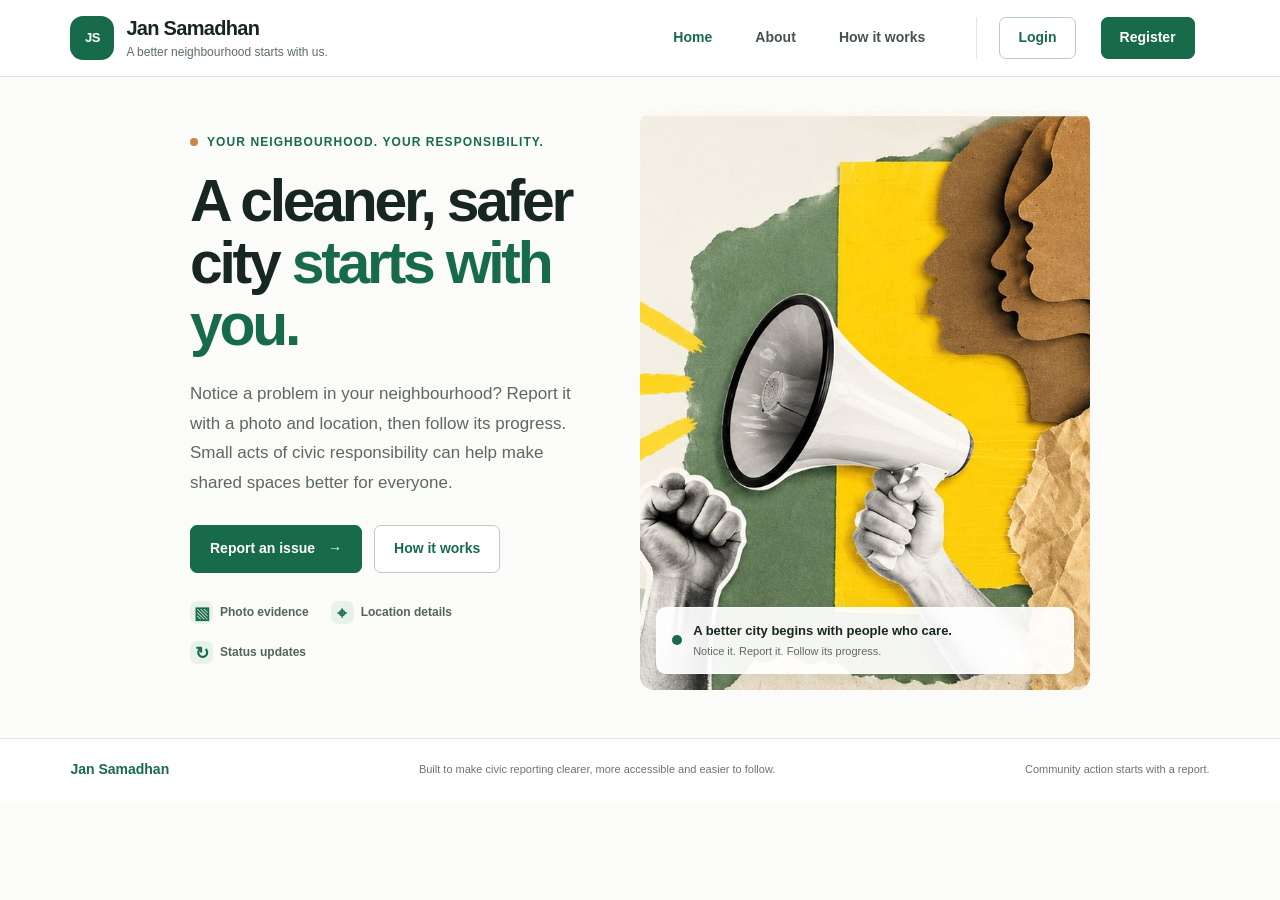
<file: index.html>
<!DOCTYPE html>
<html lang="en">
<head>
  <meta charset="UTF-8">
  <meta name="viewport" content="width=device-width, initial-scale=1.0">
  <meta name="description" content="Jan Samadhan helps citizens report local civic issues, share photo and location details, and follow updates as issues are addressed.">
  <meta name="theme-color" content="#176b4b">
  <title>Jan Samadhan | Your Voice for a Better City</title>
  <link rel="stylesheet" href="css/style.css">
</head>
<body class="landing-page">
  <header class="landing-header">
    <a class="landing-brand" href="index.html" aria-label="Jan Samadhan home">
      <span class="brand-mark" aria-hidden="true">JS</span>
      <span class="brand-copy">
        <strong>Jan Samadhan</strong>
        <small>A better neighbourhood starts with us.</small>
      </span>
    </a>

    <nav class="landing-nav" aria-label="Main navigation">
      <a class="landing-nav-link active" href="index.html" aria-current="page">Home</a>
      <a class="landing-nav-link" href="about.html">About</a>
      <a class="landing-nav-link" href="about.html#how-it-works">How it works</a>
      <div class="landing-auth-links">
        <a class="landing-login" href="login.html">Login</a>
        <a class="landing-register" href="register.html">Register</a>
      </div>
    </nav>
  </header>

  <main class="landing-main">
    <section class="landing-hero" aria-labelledby="hero-title">
      <div class="hero-copy">
        <p class="landing-kicker"><span></span> Your neighbourhood. Your responsibility.</p>
        <h1 id="hero-title">A cleaner, safer city <em>starts with you.</em></h1>
        <p class="hero-description">Notice a problem in your neighbourhood? Report it with a photo and location, then follow its progress. Small acts of civic responsibility can help make shared spaces better for everyone.</p>
        <div class="hero-actions">
          <a class="landing-primary-button" href="login.html">Report an issue <span aria-hidden="true">→</span></a>
          <a class="landing-secondary-button" href="about.html#how-it-works">How it works</a>
        </div>
        <div class="hero-points" aria-label="Platform highlights">
          <span><span class="point-icon" aria-hidden="true">▧</span> Photo evidence</span>
          <span><span class="point-icon" aria-hidden="true">⌖</span> Location details</span>
          <span><span class="point-icon" aria-hidden="true">↻</span> Status updates</span>
        </div>
      </div>
      <div class="hero-visual">
        <img src="assets/jan-samadhan-hero.jpg" alt="A paper collage of a megaphone and raised hands over a green cityscape, representing community voices and civic action" fetchpriority="high">
        <div class="hero-image-caption">
          <span class="caption-dot" aria-hidden="true"></span>
          <span><strong>A better city begins with people who care.</strong><small>Notice it. Report it. Follow its progress.</small></span>
        </div>
      </div>
    </section>

  </main>

  <footer class="landing-footer">
    <a href="index.html">Jan Samadhan</a>
    <p>Built to make civic reporting clearer, more accessible and easier to follow.</p>
    <span>Community action starts with a report.</span>
  </footer>
</body>
</html>
</file>
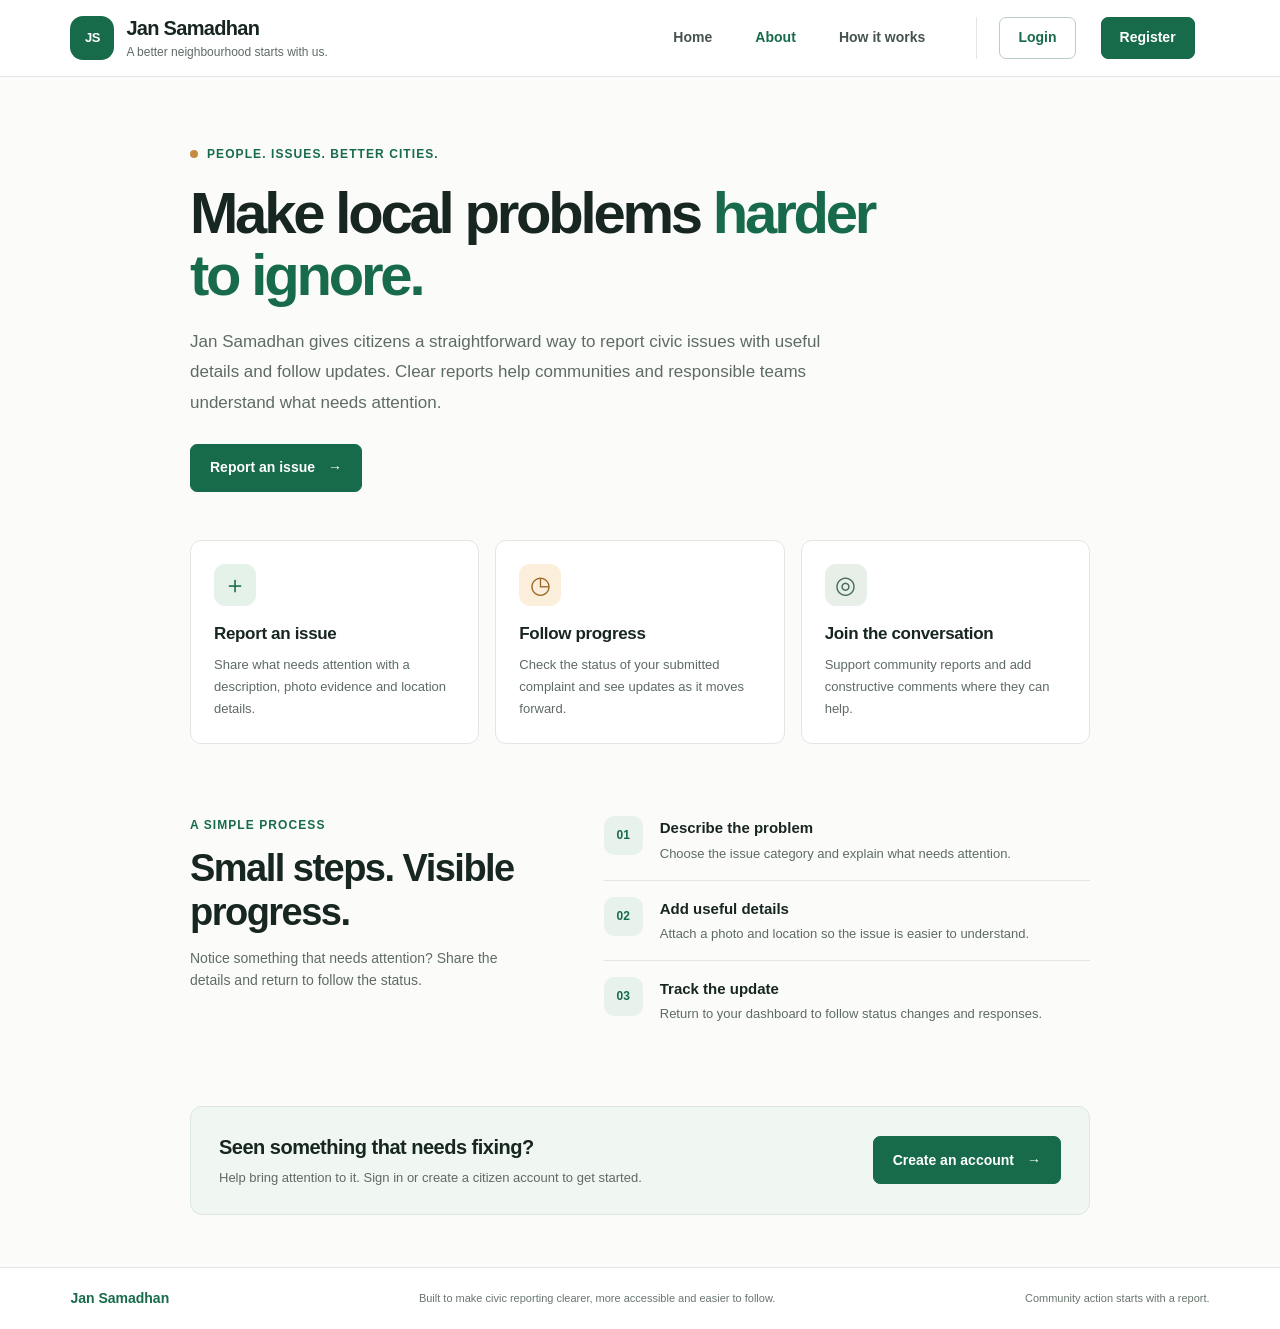
<file: about.html>
<!DOCTYPE html>
<html lang="en">
<head>
  <meta charset="UTF-8">
  <meta name="viewport" content="width=device-width, initial-scale=1.0">
  <meta name="description" content="Learn how Jan Samadhan helps citizens report civic issues and follow their progress.">
  <meta name="theme-color" content="#176b4b">
  <title>About & How It Works | Jan Samadhan</title>
  <link rel="stylesheet" href="css/style.css">
</head>
<body class="landing-page information-page">
  <header class="landing-header">
    <a class="landing-brand" href="index.html" aria-label="Jan Samadhan home">
      <span class="brand-mark" aria-hidden="true">JS</span>
      <span class="brand-copy"><strong>Jan Samadhan</strong><small>A better neighbourhood starts with us.</small></span>
    </a>
    <nav class="landing-nav" aria-label="Main navigation">
      <a class="landing-nav-link" href="index.html">Home</a>
      <a class="landing-nav-link active" href="about.html" aria-current="page">About</a>
      <a class="landing-nav-link" href="#how-it-works">How it works</a>
      <div class="landing-auth-links"><a class="landing-login" href="login.html">Login</a><a class="landing-register" href="register.html">Register</a></div>
    </nav>
  </header>
  <main class="info-main">
    <section class="info-intro">
      <p class="landing-kicker"><span></span> People. Issues. Better cities.</p>
      <h1>Make local problems <em>harder to ignore.</em></h1>
      <p>Jan Samadhan gives citizens a straightforward way to report civic issues with useful details and follow updates. Clear reports help communities and responsible teams understand what needs attention.</p>
      <a class="landing-primary-button" href="login.html">Report an issue <span aria-hidden="true">→</span></a>
    </section>
    <section class="landing-features info-features" aria-label="What you can do with Jan Samadhan">
      <article class="landing-feature-card"><span class="feature-icon feature-icon-green" aria-hidden="true">＋</span><h2>Report an issue</h2><p>Share what needs attention with a description, photo evidence and location details.</p></article>
      <article class="landing-feature-card"><span class="feature-icon feature-icon-amber" aria-hidden="true">◷</span><h2>Follow progress</h2><p>Check the status of your submitted complaint and see updates as it moves forward.</p></article>
      <article class="landing-feature-card"><span class="feature-icon feature-icon-sage" aria-hidden="true">◎</span><h2>Join the conversation</h2><p>Support community reports and add constructive comments where they can help.</p></article>
    </section>
    <section class="landing-how info-how" id="how-it-works" aria-labelledby="how-title">
      <div class="how-heading"><p class="landing-kicker">A simple process</p><h2 id="how-title">Small steps. Visible progress.</h2><p>Notice something that needs attention? Share the details and return to follow the status.</p></div>
      <ol class="how-steps">
        <li><span class="step-number">01</span><div><h3>Describe the problem</h3><p>Choose the issue category and explain what needs attention.</p></div></li>
        <li><span class="step-number">02</span><div><h3>Add useful details</h3><p>Attach a photo and location so the issue is easier to understand.</p></div></li>
        <li><span class="step-number">03</span><div><h3>Track the update</h3><p>Return to your dashboard to follow status changes and responses.</p></div></li>
      </ol>
    </section>
    <section class="landing-bottom-cta"><div><h2>Seen something that needs fixing?</h2><p>Help bring attention to it. Sign in or create a citizen account to get started.</p></div><a class="landing-primary-button" href="register.html">Create an account <span aria-hidden="true">→</span></a></section>
  </main>
  <footer class="landing-footer"><a href="index.html">Jan Samadhan</a><p>Built to make civic reporting clearer, more accessible and easier to follow.</p><span>Community action starts with a report.</span></footer>
</body>
</html>
</file>
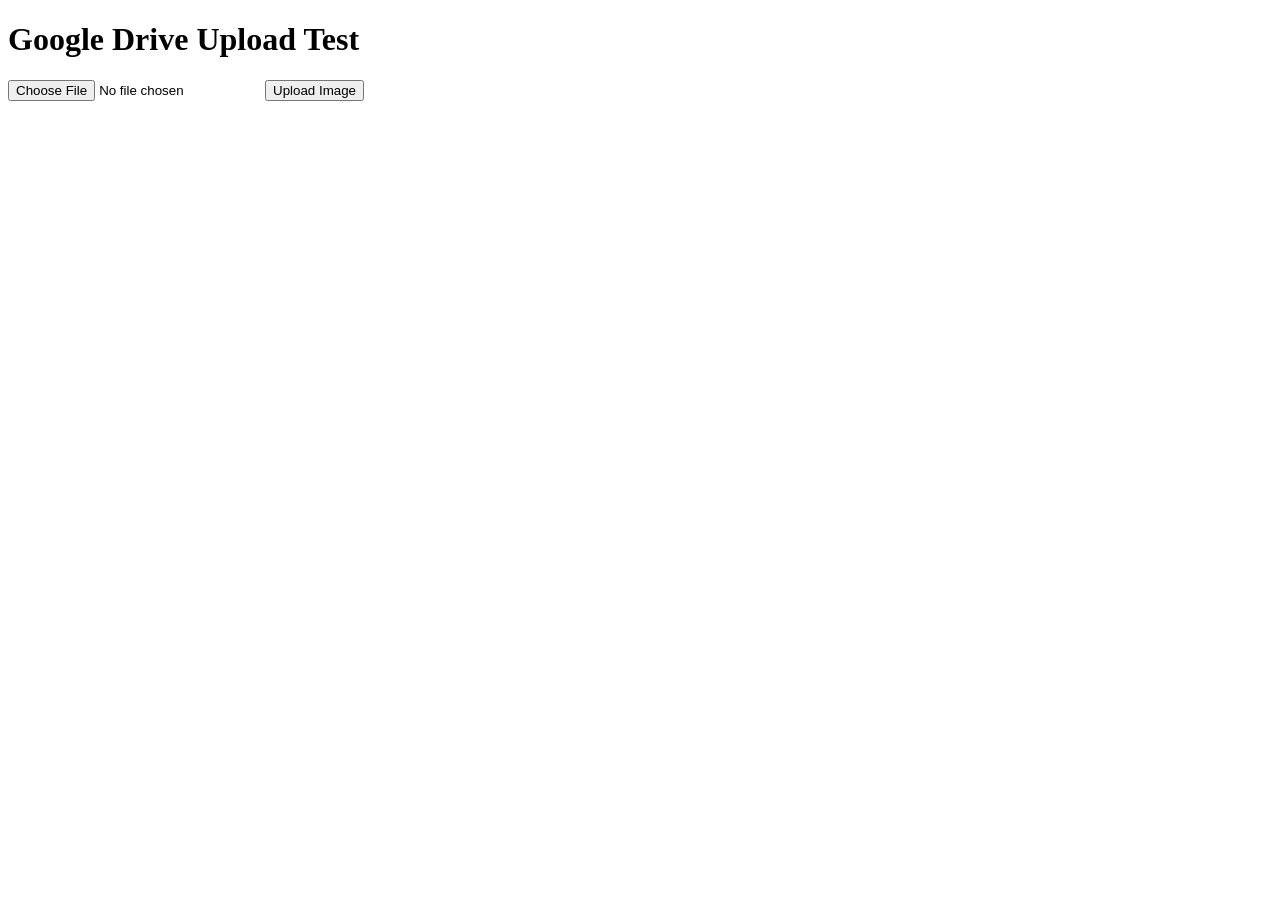
<file: test-uploada.html>
<!DOCTYPE html>
<html>

<head>
    <title>Drive Upload Test</title>
</head>

<body>

    <h1>Google Drive Upload Test</h1>

    <input type="file" id="fileInput" accept="image/*">

    <button id="uploadButton">
        Upload Image
    </button>

    <p id="status"></p>


    <script>

        const APPS_SCRIPT_URL =
            "https://script.google.com/macros/s/AKfycbzt0HcpGxDUc6Mpitckt3B3zXRiJL-I2WZDBIM6aLqfZ4VR1cb3o_nbkimQGGoWKzJO/exec";


        document
            .getElementById("uploadButton")
            .addEventListener("click", uploadImage);


        async function uploadImage() {

            const fileInput =
                document.getElementById("fileInput");

            const status =
                document.getElementById("status");

            const file = fileInput.files[0];


            if (!file) {

                status.textContent =
                    "Please select an image.";

                return;
            }


            status.textContent =
                "Preparing upload...";


            const reader = new FileReader();


            reader.onload = async function () {

                const base64String =
                    reader.result.split(",")[1];


                const data = {

                    fileName: file.name,

                    mimeType: file.type,

                    fileData: base64String,

                    type: "complaint"

                };


                try {

                    const response =
                        await fetch(APPS_SCRIPT_URL, {

                            method: "POST",

                            redirect: "follow",

                            headers: {
                                "Content-Type":
                                    "text/plain;charset=utf-8"
                            },

                            body: JSON.stringify(data)

                        });


                    const result =
                        await response.json();


                    if (result.success) {

                        status.textContent =
                            "Upload successful!";

                        console.log(result);

                    } else {

                        status.textContent =
                            "Upload failed: "
                            + result.error;

                    }

                }

                catch (error) {

                    console.error(error);

                    status.textContent =
                        "Error uploading image.";

                }

            };


            reader.readAsDataURL(file);

        }

    </script>

</body>

</html>
</file>
<file: css/style.css>
body {
    font-family: Arial, sans-serif;
    margin: 0;
    background: #f5f5f5;
}


header {
    background: white;
    padding: 20px;
    border-bottom: 1px solid #ddd;
}


header h1 {
    margin: 0 0 10px 0;
}


nav a {
    margin-right: 15px;
    text-decoration: none;
}


main {
    max-width: 900px;
    margin: 30px auto;
    padding: 0 20px;
}


#filters {
    margin-bottom: 20px;
}


#filters button {
    margin-right: 8px;
    padding: 8px 15px;
    cursor: pointer;
}


.complaint-card {
    background: white;
    padding: 20px;
    margin-bottom: 20px;
    border-radius: 8px;
    box-shadow: 0 2px 8px rgba(0, 0, 0, 0.08);
}


.complaint-image {
    display: block;
    width: 100%;
    max-width: 320px;
    max-height: 220px;
    object-fit: contain;
    border-radius: 8px;
    margin: 12px 0;
}


.status {
    display: inline-block;
    padding: 6px 10px;
    border-radius: 5px;
}


.status-submitted {
    background: #fff3cd;
}


.status-review {
    background: #cfe2ff;
}


.status-progress {
    background: #ffe5b4;
}


.status-resolved {
    background: #d1e7dd;
}


.status-rejected {
    background: #f8d7da;
}


.view-button {
    padding: 9px 15px;
    cursor: pointer;
}


/* ===== Citizen Profile ===== */

.profile-main {
    max-width: 900px;
}

.back-link {
    display: inline-block;
    margin-bottom: 24px;
    color: #246b45;
    text-decoration: none;
}

.profile-header {
    display: flex;
    align-items: center;
    gap: 18px;
    background: white;
    padding: 24px;
    border-radius: 12px;
    margin-bottom: 24px;
    box-shadow: 0 2px 8px rgba(0, 0, 0, 0.06);
}

.profile-header h2 {
    margin: 0 0 8px;
}

.profile-header p {
    margin: 0;
    color: #666;
    line-height: 1.5;
}

.profile-avatar {
    width: 64px;
    height: 64px;
    flex-shrink: 0;
    display: grid;
    place-items: center;
    border-radius: 50%;
    background: #246b45;
    color: white;
    font-size: 26px;
    font-weight: bold;
}

.profile-main h3 {
    margin-top: 30px;
    margin-bottom: 16px;
}

.profile-details {
    display: grid;
    grid-template-columns: repeat(2, minmax(0, 1fr));
    gap: 14px;
}

.profile-detail {
    display: flex;
    flex-direction: column;
    gap: 8px;
    min-width: 0;
    padding: 18px;
    background: white;
    border: 1px solid #e5e7eb;
    border-radius: 10px;
}

.profile-detail span {
    color: #666;
    font-size: 14px;
}

.profile-detail strong {
    overflow-wrap: anywhere;
}

.profile-stats {
    display: grid;
    grid-template-columns: repeat(3, minmax(0, 1fr));
    gap: 16px;
}

.stat-card {
    display: flex;
    flex-direction: column;
    gap: 10px;
    padding: 22px 16px;
    background: white;
    border: 1px solid #e5e7eb;
    border-radius: 10px;
    text-align: center;
}

.stat-number {
    font-size: 32px;
    font-weight: bold;
    color: #246b45;
}

.profile-actions {
    display: flex;
    flex-wrap: wrap;
    gap: 12px;
    margin-top: 28px;
}

.profile-button {
    display: inline-block;
    padding: 12px 18px;
    border-radius: 7px;
    background: #246b45;
    color: white;
    text-decoration: none;
}

.profile-button.secondary {
    background: white;
    color: #246b45;
    border: 1px solid #246b45;
}

#profileError {
    color: #b42318;
}

@media (max-width: 600px) {
    .profile-header {
        align-items: flex-start;
        padding: 18px;
    }

    .profile-details {
        grid-template-columns: 1fr;
    }

    .profile-stats {
        grid-template-columns: 1fr;
    }

    .profile-actions {
        flex-direction: column;
    }

    .profile-button {
        text-align: center;
    }
}


/* ===== Phase 1: complaint feed and interaction UI groundwork ===== */
html {
    scroll-behavior: smooth;
}

body {
    color: #202820;
    line-height: 1.55;
}

header {
    position: relative;
}

nav {
    display: flex;
    align-items: center;
    flex-wrap: wrap;
    gap: 10px;
    margin-top: 12px;
}

nav a {
    color: #246b45;
    font-weight: 600;
}

button {
    font: inherit;
}

button:focus-visible,
a:focus-visible,
textarea:focus-visible {
    outline: 3px solid #6aa884;
    outline-offset: 3px;
}

#filters {
    display: flex;
    flex-wrap: wrap;
    gap: 8px;
}

#filters button,
.view-button,
.reaction-button {
    border: 1px solid #246b45;
    border-radius: 7px;
    padding: 9px 14px;
    background: #fff;
    color: #246b45;
    cursor: pointer;
    transition: background .15s ease, color .15s ease, transform .15s ease;
}

#filters button:hover,
.view-button:hover:not(:disabled),
.reaction-button:hover:not(:disabled) {
    background: #edf6f0;
}

#filters button.filter-active {
    background: #246b45;
    color: #fff;
}

.complaint-card h3,
.complaint-detail-card h2 {
    overflow-wrap: anywhere;
}

.complaint-actions {
    display: flex;
    align-items: center;
    flex-wrap: wrap;
    gap: 12px;
    margin-top: 18px;
}

.interaction-setup-note {
    margin: 8px 0;
    color: #5b6470;
    font-size: 0.92rem;
}

.image-fallback {
    padding: 12px;
    border-radius: 6px;
    background: #f1f3f2;
    color: #5b6470;
}

.detail-meta {
    color: #4b5563;
}

.interaction-panel {
    margin-top: 24px;
    padding-top: 20px;
    border-top: 1px solid #e5e7eb;
}

.interaction-panel h3 {
    margin-top: 12px;
}

.reaction-row {
    display: flex;
    flex-wrap: wrap;
    gap: 10px;
    margin: 12px 0 20px;
}

.reaction-button:disabled,
.comment-form button:disabled,
.comment-form textarea:disabled {
    cursor: not-allowed;
    opacity: 0.55;
}

.comment-form {
    display: grid;
    gap: 10px;
    max-width: 650px;
}

.comment-form textarea {
    width: 100%;
    box-sizing: border-box;
    padding: 12px;
    border: 1px solid #cbd5d0;
    border-radius: 8px;
    font: inherit;
    resize: vertical;
}

.comment-form button {
    justify-self: start;
}

.comments-placeholder {
    padding: 14px;
    border: 1px dashed #cbd5d0;
    border-radius: 8px;
    color: #5b6470;
    background: #fafcfb;
}

@media (max-width: 600px) {
    main {
        margin-top: 20px;
        padding: 0 14px;
    }

    header {
        padding: 16px;
    }

    nav {
        gap: 8px;
    }

    nav a {
        margin-right: 4px;
    }

    .complaint-card {
        padding: 15px;
    }

    .complaint-actions {
        align-items: stretch;
        flex-direction: column;
    }

    .complaint-actions .view-button {
        width: 100%;
    }

    .comment-form button {
        width: 100%;
    }
}

/* ===== Phase 2: complaint reactions and comments ===== */
.interaction-panel {
    margin-top: 22px;
    padding: 16px;
    border: 1px solid #e5e7eb;
    border-radius: 10px;
    background: #fbfcfb;
}

.interaction-panel h3 {
    margin: 0 0 12px;
}

.reaction-row {
    display: flex;
    flex-wrap: wrap;
    align-items: center;
    gap: 10px;
    margin: 12px 0 18px;
}

.reaction-button {
    padding: 9px 13px;
    border: 1px solid #d1d5db;
    border-radius: 8px;
    background: white;
    color: #222;
    cursor: pointer;
    transition: background 0.15s ease, border-color 0.15s ease;
}

.reaction-button:hover:not(:disabled) {
    border-color: #246b45;
}

.reaction-button.reaction-selected {
    background: #e3f3e9;
    border-color: #246b45;
    color: #174d30;
    font-weight: 700;
}

.reaction-button:disabled,
.comment-form button:disabled {
    cursor: wait;
    opacity: 0.65;
}

.reaction-count {
    display: inline-block;
    min-width: 1ch;
    margin-left: 3px;
}

.reaction-row-compact {
    margin: 8px 0 2px;
}

.complaint-card-interactions {
    padding: 10px 0 0;
    border: 0;
    border-top: 1px solid #eee;
    border-radius: 0;
    background: transparent;
}

.complaint-actions {
    display: flex;
    flex-direction: column;
    align-items: flex-start;
    gap: 10px;
}

.comment-form {
    display: grid;
    gap: 10px;
    margin: 12px 0 20px;
}

.comment-form textarea {
    width: 100%;
    box-sizing: border-box;
    min-height: 76px;
    padding: 11px 12px;
    border: 1px solid #d1d5db;
    border-radius: 8px;
    font: inherit;
    resize: vertical;
}

.comment-form textarea:focus {
    outline: 2px solid #b8dec7;
    border-color: #246b45;
}

.comment-form button {
    justify-self: start;
    border: 0;
    border-radius: 7px;
    background: #246b45;
    color: white;
}

.comment-form-message,
.interaction-error {
    margin: 0;
    color: #8a2b2b;
    font-size: 14px;
}

.comments-list {
    display: grid;
    gap: 10px;
}

.comment-card {
    padding: 12px;
    border: 1px solid #e5e7eb;
    border-radius: 8px;
    background: white;
}

.comment-header {
    display: flex;
    flex-wrap: wrap;
    justify-content: space-between;
    gap: 6px 12px;
    margin-bottom: 7px;
}

.comment-date {
    color: #6b7280;
    font-size: 12px;
}

.comment-text {
    margin: 0;
    white-space: pre-wrap;
    overflow-wrap: anywhere;
}

.comments-placeholder,
.comments-loading {
    color: #6b7280;
    font-size: 14px;
}

@media (max-width: 600px) {
    .interaction-panel {
        padding: 12px;
    }

    .reaction-row {
        gap: 8px;
    }

    .reaction-button {
        padding: 8px 10px;
    }
}

/* ===== Phase 3: Government dashboard ===== */
.dashboard-nav {
    display: flex;
    align-items: center;
    gap: 16px;
    flex-wrap: wrap;
}

.dashboard-nav a {
    color: #246b45;
    font-weight: 700;
}

.dashboard-nav button,
.secondary-action,
.save-status-button {
    border: 0;
    border-radius: 8px;
    padding: 10px 15px;
    cursor: pointer;
    font: inherit;
}

.dashboard-nav button,
.save-status-button {
    background: #246b45;
    color: #fff;
}

.government-main {
    max-width: 1150px;
}

.government-heading {
    display: flex;
    align-items: center;
    justify-content: space-between;
    gap: 18px;
    margin-bottom: 24px;
}

.government-heading h2 {
    margin: 0 0 6px;
}

.government-heading p {
    margin: 0;
    color: #5f6b63;
}

.eyebrow {
    font-size: 12px;
    letter-spacing: .12em;
    font-weight: 700;
    color: #246b45 !important;
    margin-bottom: 8px !important;
}

.secondary-action {
    background: #fff;
    border: 1px solid #cbd5ce;
    color: #244b34;
}

.government-stats {
    display: grid;
    grid-template-columns: repeat(4, minmax(0, 1fr));
    gap: 14px;
    margin: 24px 0;
}

.government-stat {
    background: #fff;
    border: 1px solid #e2e8e3;
    border-radius: 12px;
    padding: 20px;
}

.government-stat span {
    display: block;
    font-size: 30px;
    font-weight: 750;
    color: #246b45;
}

.government-stat p {
    margin: 4px 0 0;
    color: #58645b;
}

.government-filters {
    display: grid;
    grid-template-columns: 2fr 1fr 1fr;
    gap: 14px;
    padding: 18px;
    background: #fff;
    border: 1px solid #e2e8e3;
    border-radius: 12px;
    margin-bottom: 24px;
}

.government-filters label,
.status-editor label {
    display: flex;
    flex-direction: column;
    gap: 6px;
    font-size: 14px;
    font-weight: 700;
}

.government-filters input,
.government-filters select,
.status-editor select {
    width: 100%;
    min-width: 0;
    box-sizing: border-box;
    padding: 10px 11px;
    border: 1px solid #cbd5ce;
    border-radius: 7px;
    background: #fff;
    font: inherit;
}

.government-list-heading {
    display: flex;
    justify-content: space-between;
    align-items: baseline;
    gap: 12px;
}

.government-list-heading h3 {
    margin-bottom: 12px;
}

.government-list-heading span,
.report-meta {
    color: #68736b;
    font-size: 13px;
}

.government-report-card {
    background: #fff;
    border: 1px solid #e2e8e3;
    border-radius: 12px;
    padding: 20px;
    margin-bottom: 16px;
    box-shadow: 0 2px 7px rgba(0, 0, 0, .04);
}

.government-report-header {
    display: flex;
    align-items: flex-start;
    justify-content: space-between;
    gap: 14px;
}

.government-report-header h4 {
    margin: 0 0 4px;
    font-size: 18px;
}

.report-meta {
    margin: 0 0 12px;
}

.status-badge {
    display: inline-block;
    flex-shrink: 0;
    padding: 5px 9px;
    border-radius: 999px;
    background: #f0f2f0;
    font-size: 12px;
    font-weight: 700;
}

.status-submitted {
    background: #fff3cd;
}

.status-under-review {
    background: #cfe2ff;
}

.status-in-progress {
    background: #ffe5b4;
}

.status-resolved {
    background: #d1e7dd;
}

.status-rejected {
    background: #f8d7da;
}

.government-report-image {
    width: 100%;
    max-height: 280px;
    object-fit: cover;
    border-radius: 8px;
    margin: 8px 0 12px;
}

.government-description {
    white-space: pre-wrap;
    overflow-wrap: anywhere;
}

.map-link {
    display: inline-block;
    margin: 2px 0 12px;
    color: #246b45;
}

.status-editor {
    display: flex;
    align-items: end;
    gap: 12px;
    padding-top: 14px;
    margin-top: 12px;
    border-top: 1px solid #edf0ed;
}

.status-editor label {
    flex: 1;
}

.error-message {
    color: #b42318;
}

.success-message {
    color: #176b3a;
}

.empty-state {
    padding: 24px;
    text-align: center;
    background: #fff;
    border-radius: 10px;
    color: #68736b;
}

@media (max-width: 700px) {
    .government-heading {
        align-items: flex-start;
        flex-direction: column;
    }

    .government-stats {
        grid-template-columns: repeat(2, minmax(0, 1fr));
    }

    .government-filters {
        grid-template-columns: 1fr;
    }

    .government-report-header {
        flex-direction: column;
    }

    .status-editor {
        align-items: stretch;
        flex-direction: column;
    }
}


/* ===== Phase 4: citizen report history ===== */
.my-reports-heading {
    display: flex;
    align-items: center;
    justify-content: space-between;
    gap: 16px;
    margin-top: 30px;
}

.my-reports-heading h3 {
    margin-bottom: 4px;
}

.muted-copy {
    color: #667085;
    margin-top: 4px;
}

.profile-refresh {
    border: 1px solid #246b45;
    color: #246b45;
    background: #fff;
    border-radius: 7px;
    padding: 9px 14px;
    font: inherit;
    cursor: pointer;
}

.profile-refresh:disabled {
    opacity: .6;
    cursor: wait;
}

.my-reports-list {
    display: grid;
    gap: 14px;
}

.my-report-card,
.my-reports-empty {
    background: #fff;
    border: 1px solid #e5e7eb;
    border-radius: 11px;
    padding: 18px;
}

.my-report-top {
    display: flex;
    align-items: flex-start;
    justify-content: space-between;
    gap: 14px;
}

.my-report-top h4 {
    margin: 0 0 5px;
    font-size: 17px;
}

.my-report-meta {
    margin: 0;
    color: #667085;
    font-size: 13px;
}

.my-report-description {
    margin: 14px 0;
    white-space: pre-wrap;
    overflow-wrap: anywhere;
}

.my-report-status {
    display: inline-block;
    flex-shrink: 0;
    border-radius: 999px;
    padding: 5px 9px;
    font-size: 12px;
    font-weight: 700;
    background: #f1f3f5;
}

.my-report-status.status-submitted {
    background: #fff3cd;
}

.my-report-status.status-under-review {
    background: #cfe2ff;
}

.my-report-status.status-in-progress {
    background: #ffe5b4;
}

.my-report-status.status-resolved {
    background: #d1e7dd;
}

.my-report-status.status-rejected {
    background: #f8d7da;
}

.my-report-actions {
    display: flex;
    flex-wrap: wrap;
    gap: 10px;
    margin-top: 14px;
}

.my-report-link {
    color: #246b45;
    font-weight: 700;
    text-decoration: none;
}

.my-report-link:hover {
    text-decoration: underline;
}

.secondary-link {
    color: #475467;
}

.my-reports-empty {
    text-align: center;
    padding: 28px 18px;
}

.my-reports-empty p {
    color: #667085;
}

.profile-inline-error {
    color: #b42318;
}

#profileNotice {
    color: #667085;
    font-size: 13px;
}

@media (max-width: 600px) {
    .my-reports-heading {
        align-items: flex-start;
    }

    .my-report-top {
        flex-direction: column;
    }

    .my-report-status {
        align-self: flex-start;
    }
}

/* ===== Landing page refresh: scoped to index.html only ===== */
.landing-page {
    --landing-green: #176b4b;
    --landing-green-dark: #10543b;
    --landing-ink: #172620;
    --landing-muted: #5e6b64;
    --landing-line: #e1e8e3;
    --landing-paper: #fbfcfa;
    background: var(--landing-paper);
    color: var(--landing-ink);
    font-family: Arial, Helvetica, sans-serif;
    line-height: 1.55;
}

.landing-page * {
    box-sizing: border-box;
}

.landing-page a {
    text-decoration: none;
}

.landing-header {
    display: flex;
    align-items: center;
    justify-content: space-between;
    gap: 28px;
    width: 100%;
    padding: 16px clamp(20px, 5.5vw, 84px);
    background: rgba(255, 255, 255, .96);
    border-bottom: 1px solid var(--landing-line);
}

.landing-brand {
    display: inline-flex;
    align-items: center;
    gap: 12px;
    min-width: max-content;
    color: var(--landing-ink);
}

.brand-mark {
    display: grid;
    place-items: center;
    width: 44px;
    height: 44px;
    border-radius: 13px;
    background: var(--landing-green);
    color: #fff;
    font-size: 13px;
    font-weight: 800;
    letter-spacing: -.04em;
}

.brand-copy {
    display: flex;
    flex-direction: column;
    line-height: 1.25;
}

.brand-copy strong {
    font-size: 20px;
    letter-spacing: -.035em;
}

.brand-copy small {
    margin-top: 4px;
    color: var(--landing-muted);
    font-size: 12px;
}

.landing-nav {
    display: flex;
    align-items: center;
    gap: clamp(12px, 2.2vw, 30px);
    margin: 0;
}

.landing-nav-link {
    color: #46534c;
    font-size: 14px;
    font-weight: 600;
    padding: 10px 0;
}

.landing-nav-link:hover,
.landing-nav-link.active {
    color: var(--landing-green);
}

.landing-auth-links {
    display: flex;
    align-items: center;
    gap: 10px;
    margin-left: 8px;
    padding-left: 22px;
    border-left: 1px solid var(--landing-line);
}

.landing-login,
.landing-register {
    display: inline-flex;
    align-items: center;
    justify-content: center;
    min-height: 42px;
    padding: 9px 18px;
    border-radius: 7px;
    font-size: 14px;
    font-weight: 700;
}

.landing-login {
    color: var(--landing-green);
    border: 1px solid #b8cec1;
    background: #fff;
}

.landing-login:hover {
    background: #f0f6f2;
}

.landing-register {
    color: #fff;
    background: var(--landing-green);
    border: 1px solid var(--landing-green);
}

.landing-register:hover,
.landing-primary-button:hover {
    background: var(--landing-green-dark);
}

.landing-main {
    width: min(1240px, calc(100% - 48px));
    margin: 0 auto;
    padding: 34px 0 48px;
}

.landing-hero {
    display: grid;
    grid-template-columns: minmax(0, .94fr) minmax(0, 1.06fr);
    align-items: stretch;
    gap: clamp(24px, 4vw, 56px);
    min-height: 440px;
}

.hero-copy {
    display: flex;
    flex-direction: column;
    align-items: flex-start;
    justify-content: center;
    padding: 22px 0 26px;
}

.landing-kicker {
    display: flex;
    align-items: center;
    gap: 9px;
    margin: 0 0 18px;
    color: var(--landing-green);
    font-size: 12px;
    font-weight: 800;
    letter-spacing: .09em;
    text-transform: uppercase;
}

.landing-kicker>span {
    width: 8px;
    height: 8px;
    border-radius: 50%;
    background: #c58b43;
}

.hero-copy h1 {
    max-width: 610px;
    margin: 0;
    font-size: clamp(38px, 4.6vw, 62px);
    line-height: 1.06;
    letter-spacing: -.055em;
    font-weight: 800;
}

.hero-copy h1 em {
    color: var(--landing-green);
    font-style: normal;
}

.hero-description {
    max-width: 550px;
    margin: 22px 0 0;
    color: #5c6861;
    font-size: 17px;
    line-height: 1.75;
}

.hero-actions {
    display: flex;
    flex-wrap: wrap;
    gap: 12px;
    margin-top: 27px;
}

.landing-primary-button,
.landing-secondary-button {
    display: inline-flex;
    align-items: center;
    justify-content: center;
    gap: 13px;
    min-height: 48px;
    padding: 12px 19px;
    border-radius: 7px;
    font-size: 14px;
    font-weight: 700;
    transition: background .15s ease, border-color .15s ease;
}

.landing-primary-button {
    color: #fff;
    background: var(--landing-green);
    border: 1px solid var(--landing-green);
}

.landing-secondary-button {
    color: var(--landing-green);
    background: #fff;
    border: 1px solid #b8cec1;
}

.landing-secondary-button:hover {
    background: #f0f6f2;
}

.hero-points {
    display: flex;
    flex-wrap: wrap;
    gap: 17px 22px;
    margin-top: 28px;
    color: #56635c;
    font-size: 12px;
    font-weight: 600;
}

.hero-points>span {
    display: inline-flex;
    align-items: center;
    gap: 7px;
}

.point-icon {
    display: inline-grid;
    place-items: center;
    width: 23px;
    height: 23px;
    border-radius: 7px;
    color: var(--landing-green);
    background: #e8f2ec;
    font-size: 17px;
}

.hero-visual {
    position: relative;
    min-height: 400px;
    overflow: hidden;
    border-radius: 14px;
    background: #e4ece6;
}

.hero-visual>img {
    display: block;
    width: 100%;
    height: 100%;
    min-height: 400px;
    object-fit: cover;
    object-position: center;
}

.hero-image-caption {
    position: absolute;
    right: 16px;
    bottom: 16px;
    left: 16px;
    display: flex;
    align-items: center;
    gap: 11px;
    padding: 13px 15px;
    border: 1px solid rgba(255, 255, 255, .65);
    border-radius: 10px;
    background: rgba(255, 255, 255, .93);
    box-shadow: 0 8px 28px rgba(21, 45, 31, .12);
}

.caption-dot {
    width: 10px;
    height: 10px;
    flex: 0 0 auto;
    border-radius: 50%;
    background: var(--landing-green);
}

.hero-image-caption span:last-child {
    display: flex;
    flex-direction: column;
}

.hero-image-caption strong {
    font-size: 13px;
}

.hero-image-caption small {
    margin-top: 2px;
    color: var(--landing-muted);
    font-size: 11px;
}

.landing-features {
    display: grid;
    grid-template-columns: repeat(3, minmax(0, 1fr));
    gap: 16px;
    margin-top: 34px;
}

.landing-feature-card {
    min-width: 0;
    padding: 23px;
    border: 1px solid var(--landing-line);
    border-radius: 11px;
    background: #fff;
}

.feature-icon {
    display: grid;
    place-items: center;
    width: 42px;
    height: 42px;
    border-radius: 11px;
    font-size: 24px;
    font-weight: 500;
}

.feature-icon-green {
    color: #176b4b;
    background: #e5f2e9;
}

.feature-icon-amber {
    color: #9b6725;
    background: #fbefdc;
}

.feature-icon-sage {
    color: #456e58;
    background: #e8eee8;
}

.landing-feature-card h2 {
    margin: 15px 0 7px;
    font-size: 17px;
    letter-spacing: -.02em;
}

.landing-feature-card p {
    margin: 0;
    color: var(--landing-muted);
    font-size: 13px;
    line-height: 1.7;
}

.landing-how {
    display: grid;
    grid-template-columns: .8fr 1.2fr;
    gap: clamp(30px, 7vw, 100px);
    padding: 64px 0 56px;
}

.how-heading .landing-kicker {
    margin-bottom: 12px;
}

.how-heading h2 {
    margin: 0;
    max-width: 370px;
    font-size: clamp(27px, 3vw, 38px);
    line-height: 1.15;
    letter-spacing: -.04em;
}

.how-heading>p:last-child {
    max-width: 380px;
    color: var(--landing-muted);
    font-size: 14px;
}

.how-steps {
    display: grid;
    gap: 0;
    margin: 0;
    padding: 0;
    list-style: none;
}

.how-steps li {
    display: flex;
    gap: 17px;
    padding: 16px 0;
    border-bottom: 1px solid var(--landing-line);
}

.how-steps li:first-child {
    padding-top: 0;
}

.how-steps li:last-child {
    border-bottom: 0;
}

.step-number {
    display: grid;
    place-items: center;
    width: 39px;
    height: 39px;
    flex: 0 0 auto;
    border-radius: 10px;
    background: #e8f2ec;
    color: var(--landing-green);
    font-size: 12px;
    font-weight: 800;
}

.how-steps h3 {
    margin: 0 0 4px;
    font-size: 15px;
}

.how-steps p {
    margin: 0;
    color: var(--landing-muted);
    font-size: 13px;
}

.landing-bottom-cta {
    display: flex;
    align-items: center;
    justify-content: space-between;
    gap: 24px;
    padding: 25px 28px;
    border: 1px solid #dce8df;
    border-radius: 12px;
    background: #f0f6f1;
}

.landing-bottom-cta h2 {
    margin: 0 0 5px;
    font-size: 20px;
    letter-spacing: -.025em;
}

.landing-bottom-cta p {
    margin: 0;
    color: var(--landing-muted);
    font-size: 13px;
}

.landing-bottom-cta .landing-primary-button {
    flex: 0 0 auto;
}

.landing-footer {
    display: flex;
    flex-wrap: wrap;
    align-items: center;
    justify-content: space-between;
    gap: 10px 20px;
    padding: 20px clamp(20px, 5.5vw, 84px);
    border-top: 1px solid var(--landing-line);
    background: #fff;
}

.landing-footer a {
    color: var(--landing-green);
    font-size: 14px;
    font-weight: 800;
}

.landing-footer p,
.landing-footer span {
    margin: 0;
    color: #69756e;
    font-size: 11px;
}

.landing-page a:focus-visible {
    outline: 3px solid #d5a65f;
    outline-offset: 3px;
}

@media (max-width: 850px) {
    .landing-header {
        align-items: flex-start;
        flex-direction: column;
        gap: 12px;
    }

    .landing-nav {
        width: 100%;
        flex-wrap: wrap;
        gap: 10px 18px;
    }

    .landing-auth-links {
        margin-left: auto;
        padding-left: 14px;
    }

    .landing-hero {
        grid-template-columns: 1fr;
    }

    .hero-copy {
        padding: 20px 0 0;
    }

    .hero-visual,
    .hero-visual>img {
        min-height: 330px;
    }

    .landing-how {
        grid-template-columns: 1fr;
        gap: 25px;
    }
}

@media (max-width: 560px) {
    .landing-header {
        padding: 14px 18px;
    }

    .brand-copy strong {
        font-size: 18px;
    }

    .brand-copy small {
        font-size: 11px;
    }

    .landing-nav {
        gap: 8px 14px;
    }

    .landing-nav-link {
        font-size: 12px;
    }

    .landing-auth-links {
        width: 100%;
        margin: 4px 0 0;
        padding: 12px 0 0;
        border-top: 1px solid var(--landing-line);
        border-left: 0;
    }

    .landing-login,
    .landing-register {
        flex: 1;
    }

    .landing-main {
        width: calc(100% - 36px);
        padding-top: 20px;
    }

    .hero-copy h1 {
        font-size: clamp(36px, 11vw, 48px);
    }

    .hero-description {
        font-size: 15px;
    }

    .hero-actions {
        width: 100%;
    }

    .hero-actions a {
        flex: 1;
        padding-inline: 12px;
    }

    .hero-points {
        gap: 10px 14px;
    }

    .hero-visual,
    .hero-visual>img {
        min-height: 280px;
    }

    .hero-image-caption {
        right: 10px;
        bottom: 10px;
        left: 10px;
        padding: 10px;
    }

    .landing-features {
        grid-template-columns: 1fr;
        gap: 12px;
        margin-top: 22px;
    }

    .landing-feature-card {
        padding: 18px;
    }

    .landing-how {
        padding: 45px 0 35px;
    }

    .landing-bottom-cta {
        align-items: flex-start;
        flex-direction: column;
        padding: 21px;
    }

    .landing-footer {
        align-items: flex-start;
        flex-direction: column;
        padding: 20px 18px;
    }
}

@media (prefers-reduced-motion: reduce) {
    .landing-page {
        scroll-behavior: auto;
    }

    .landing-page * {
        transition: none !important;
    }
}


/* ===== Consistent Jan Samadhan UI system across application pages ===== */
:root {
    --js-green: #176b4b;
    --js-green-dark: #10543b;
    --js-ink: #1b2b23;
    --js-muted: #637068;
    --js-line: #dfe7e1;
    --js-paper: #f7f9f6;
    --js-card: #ffffff;
    --js-amber: #c58b43;
}

body:not(.landing-page) {
    background: var(--js-paper);
    color: var(--js-ink);
    font-family: Arial, Helvetica, sans-serif;
    line-height: 1.55;
}

body:not(.landing-page) a {
    color: var(--js-green);
}

body:not(.landing-page) button,
body:not(.landing-page) input,
body:not(.landing-page) select,
body:not(.landing-page) textarea {
    font: inherit;
}

body:not(.landing-page) button {
    cursor: pointer;
}

body:not(.landing-page) button:focus-visible,
body:not(.landing-page) a:focus-visible,
body:not(.landing-page) input:focus-visible,
body:not(.landing-page) select:focus-visible,
body:not(.landing-page) textarea:focus-visible {
    outline: 3px solid #d8a657;
    outline-offset: 2px;
}

.app-page>header.app-header {
    display: flex;
    align-items: center;
    justify-content: space-between;
    gap: 20px;
    padding: 14px clamp(18px, 5vw, 72px);
    background: #fff;
    border-bottom: 1px solid var(--js-line);
}

.app-brand {
    display: inline-flex;
    align-items: center;
    gap: 11px;
    color: var(--js-ink) !important;
    text-decoration: none;
    font-size: 19px;
    font-weight: 800;
}

.app-brand .brand-mark {
    width: 42px;
    height: 42px;
    border-radius: 12px;
}

.app-header nav {
    display: flex;
    align-items: center;
    flex-wrap: wrap;
    gap: 18px;
}

.app-header nav a {
    text-decoration: none;
    font-weight: 650;
    font-size: 14px;
}

.app-header nav a:hover {
    color: var(--js-green-dark);
}

.app-header button,
#logoutButton {
    border: 1px solid var(--js-green);
    border-radius: 7px;
    background: var(--js-green);
    color: #fff;
    padding: 9px 15px;
}

.app-page main {
    max-width: 1120px;
    margin: 34px auto;
    padding: 0 24px;
}

.app-page h1,
.app-page h2,
.app-page h3,
.app-page h4 {
    color: var(--js-ink);
    letter-spacing: -.025em;
}

.app-page h2 {
    font-size: clamp(24px, 3vw, 32px);
}

#filters {
    display: flex;
    flex-wrap: wrap;
    gap: 8px;
    padding: 14px;
    background: #fff;
    border: 1px solid var(--js-line);
    border-radius: 12px;
}

#filters button {
    margin: 0;
    border: 1px solid var(--js-line);
    border-radius: 999px;
    padding: 8px 15px;
    background: #fff;
    color: #46554c;
}

#filters button:hover,
#filters button.active,
#filters button[aria-pressed="true"] {
    background: #e8f2ec;
    border-color: #b8d2c2;
    color: var(--js-green-dark);
}

.complaint-card,
.government-report-card,
.my-report-card,
.profile-header,
.profile-detail,
.stat-card,
.my-reports-empty {
    border-color: var(--js-line) !important;
    border-radius: 12px !important;
    box-shadow: 0 4px 16px rgba(22, 50, 32, .035) !important;
}

.complaint-card,
.government-report-card,
.my-report-card {
    padding: 22px !important;
}

.view-button,
.reaction-button,
.save-status-button,
.profile-button,
.profile-refresh,
.secondary-action {
    border-radius: 8px !important;
}

.view-button,
.save-status-button {
    border: 1px solid var(--js-green) !important;
    background: var(--js-green) !important;
    color: #fff !important;
}

.secondary-action,
.profile-refresh {
    background: #fff !important;
    color: var(--js-green) !important;
    border: 1px solid #b8cec1 !important;
}

.status-submitted,
.status-under-review,
.status-in-progress,
.status-resolved,
.status-rejected {
    color: #3d493f;
}

.government-main {
    max-width: 1180px !important;
}

.government-stat {
    border-color: var(--js-line) !important;
    border-radius: 12px !important;
    box-shadow: 0 4px 16px rgba(22, 50, 32, .035);
}

.government-stat span,
.stat-number {
    color: var(--js-green) !important;
}

.government-filters {
    border-color: var(--js-line) !important;
    border-radius: 12px !important;
}

.government-filters input,
.government-filters select,
.status-editor select,
.auth-container input,
.form-panel input,
.form-panel select,
.form-panel textarea {
    border: 1px solid #cbd7ce;
    border-radius: 8px;
    background: #fff;
    padding: 11px 12px;
    box-sizing: border-box;
}

.government-filters input:focus,
.government-filters select:focus,
.status-editor select:focus,
.auth-container input:focus,
.form-panel input:focus,
.form-panel select:focus,
.form-panel textarea:focus {
    border-color: var(--js-green);
    outline: 2px solid #dcebe1;
}

.profile-main {
    max-width: 1080px !important;
}

.profile-header {
    background: #fff;
}

.profile-avatar {
    background: var(--js-green) !important;
}

.profile-button {
    background: var(--js-green) !important;
}

.profile-button.secondary {
    background: #fff !important;
    color: var(--js-green) !important;
}

/* Login and registration */
.auth-page {
    min-height: 100vh;
    display: flex;
    flex-direction: column;
    align-items: center;
    justify-content: center;
    padding: 30px 18px;
    box-sizing: border-box;
    background: radial-gradient(circle at top left, #e8f2ec 0, transparent 36%), var(--js-paper) !important;
}

.auth-back-link {
    position: absolute;
    top: 24px;
    left: clamp(18px, 5vw, 72px);
    text-decoration: none;
    font-size: 14px;
    font-weight: 650;
}

.auth-container {
    width: min(100%, 430px);
    box-sizing: border-box;
    margin: 25px auto !important;
    padding: 32px !important;
    border: 1px solid var(--js-line);
    border-radius: 16px;
    background: #fff;
    box-shadow: 0 16px 44px rgba(25, 52, 35, .07);
}

.auth-brand {
    display: flex;
    align-items: center;
    gap: 12px;
    margin-bottom: 28px;
    color: var(--js-ink) !important;
    text-decoration: none;
}

.auth-brand .brand-mark {
    display: grid;
    place-items: center;
    width: 44px;
    height: 44px;
    border-radius: 13px;
    background: var(--js-green);
    color: #fff;
    font-size: 13px;
    font-weight: 800;
}

.auth-brand>span:last-child {
    display: flex;
    flex-direction: column;
    line-height: 1.3;
}

.auth-brand strong {
    font-size: 19px;
}

.auth-brand small {
    color: var(--js-muted);
    font-size: 12px;
    margin-top: 3px;
}

.auth-container h1 {
    margin: 0 0 8px;
    font-size: 29px;
}

.auth-intro {
    margin: 0 0 24px;
    color: var(--js-muted);
    font-size: 14px;
}

.auth-container label {
    display: block;
    margin: 15px 0 6px;
    font-size: 13px;
    font-weight: 700;
}

.auth-container input {
    width: 100%;
    margin-bottom: 4px;
}

.auth-container button {
    width: 100%;
    margin-top: 14px;
    padding: 12px 16px;
    border: 1px solid var(--js-green);
    border-radius: 8px;
    background: var(--js-green);
    color: white;
    font-weight: 750;
}

.auth-container button:hover {
    background: var(--js-green-dark);
}

.auth-container #message {
    min-height: 1.3em;
    overflow-wrap: anywhere;
}

.auth-switch {
    color: var(--js-muted);
    font-size: 13px;
    text-align: center;
    margin: 18px 0 0;
}

.auth-switch a {
    font-weight: 700;
}

/* Report form */
.form-main {
    max-width: 850px !important;
}

.form-panel {
    padding: clamp(20px, 4vw, 36px);
    border: 1px solid var(--js-line);
    border-radius: 16px;
    background: #fff;
    box-shadow: 0 8px 28px rgba(25, 52, 35, .045);
}

.form-panel h1 {
    margin: 0 0 6px;
    font-size: clamp(28px, 4vw, 36px);
}

.form-panel>.muted-copy {
    margin: 0 0 24px;
}

#complaintForm {
    display: grid;
    gap: 9px;
}

#complaintForm label {
    margin-top: 8px;
    font-size: 14px;
    font-weight: 700;
}

#complaintForm input:not([type="file"]),
#complaintForm select,
#complaintForm textarea {
    width: 100%;
}

#complaintForm input[type="file"] {
    width: 100%;
    padding: 12px;
    border: 1px dashed #b9c9bd;
    border-radius: 8px;
    background: #f8faf8;
    box-sizing: border-box;
}

#complaintForm br {
    display: none;
}

#locationButton,
#submitButton {
    width: fit-content;
    max-width: 100%;
    border-radius: 8px;
    padding: 11px 16px;
}

#locationButton {
    border: 1px solid #b8cec1;
    background: #fff;
    color: var(--js-green);
}

#submitButton {
    border: 1px solid var(--js-green);
    background: var(--js-green);
    color: #fff;
    font-weight: 700;
}

#locationStatus,
#message {
    color: var(--js-muted);
}

/* About/how-it-works page */
.information-page .landing-nav-link {
    white-space: nowrap;
}

.info-main {
    width: min(1028px, calc(100% - 48px));
    margin: 0 auto;
    padding: 60px 0 52px;
}

.info-intro {
    max-width: 720px;
    padding: 8px 0 28px;
}

.info-intro h1 {
    margin: 0;
    font-size: clamp(36px, 5vw, 58px);
    line-height: 1.08;
    letter-spacing: -.055em;
}

.info-intro h1 em {
    color: var(--landing-green);
    font-style: normal;
}

.info-intro>p:not(.landing-kicker) {
    max-width: 650px;
    color: var(--landing-muted);
    font-size: 17px;
    line-height: 1.8;
    margin: 20px 0 25px;
}

.info-features {
    margin-top: 20px;
}

.info-how {
    padding-top: 72px;
}

.information-page .landing-bottom-cta {
    margin-top: 10px;
}

@media (max-width:760px) {
    .app-page>header.app-header {
        align-items: flex-start;
        flex-direction: column;
    }

    .app-header nav {
        gap: 10px 14px;
    }

    .app-page main {
        margin: 24px auto;
        padding: 0 16px;
    }

    .auth-back-link {
        position: static;
        align-self: flex-start;
        margin-bottom: 12px;
    }

    .auth-container {
        padding: 24px !important;
    }

    .info-main {
        width: calc(100% - 36px);
        padding: 34px 0;
    }

    .info-intro>p:not(.landing-kicker) {
        font-size: 15px;
    }
}

/* Phase 5: withdrawal, resolution confirmation and notification UI */
.phase5-danger-button {
    border: 1px solid #c94b42;
    color: #a52b25;
    background: #fff;
    border-radius: 8px;
    padding: 10px 14px;
    font: inherit;
    font-weight: 650;
    cursor: pointer;
}

.phase5-danger-button:hover {
    background: #fff5f4;
}

.phase5-resolution-panel {
    margin-top: 18px;
    padding: 18px;
    border: 1px solid #cfe1d4;
    background: #f2f8f3;
    border-radius: 12px;
    display: flex;
    flex-wrap: wrap;
    align-items: center;
    gap: 10px;
}

.phase5-resolution-panel h3,
.phase5-resolution-panel p {
    flex-basis: 100%;
    margin: 0;
}

.phase5-resolution-panel p {
    color: #59685e;
}

.phase5-secondary-button {
    border: 1px solid #aabeb0;
    color: #245e42;
    background: white;
    border-radius: 8px;
    padding: 10px 14px;
    font: inherit;
    font-weight: 650;
    cursor: pointer;
}

.phase5-notification-list {
    display: grid;
    gap: 12px;
    margin-top: 20px;
}

.phase5-notification {
    border: 1px solid var(--js-line, #dfe7e1);
    border-radius: 12px;
    padding: 18px;
    background: white;
}

.phase5-notification.is-unread {
    border-left: 4px solid var(--js-green, #176b4b);
    background: #f7fbf8;
}

.phase5-notification h3 {
    margin: 0 0 8px;
    font-size: 17px;
}

.phase5-notification p {
    margin: 0 0 8px;
    color: #56645a;
}

.phase5-notification small {
    display: block;
    color: #69756d;
    margin-bottom: 10px;
}

.phase5-notification a {
    color: var(--js-green, #176b4b);
    font-weight: 650;
    margin-right: 12px;
}

.phase5-notification button {
    margin-top: 8px;
}
</file>
